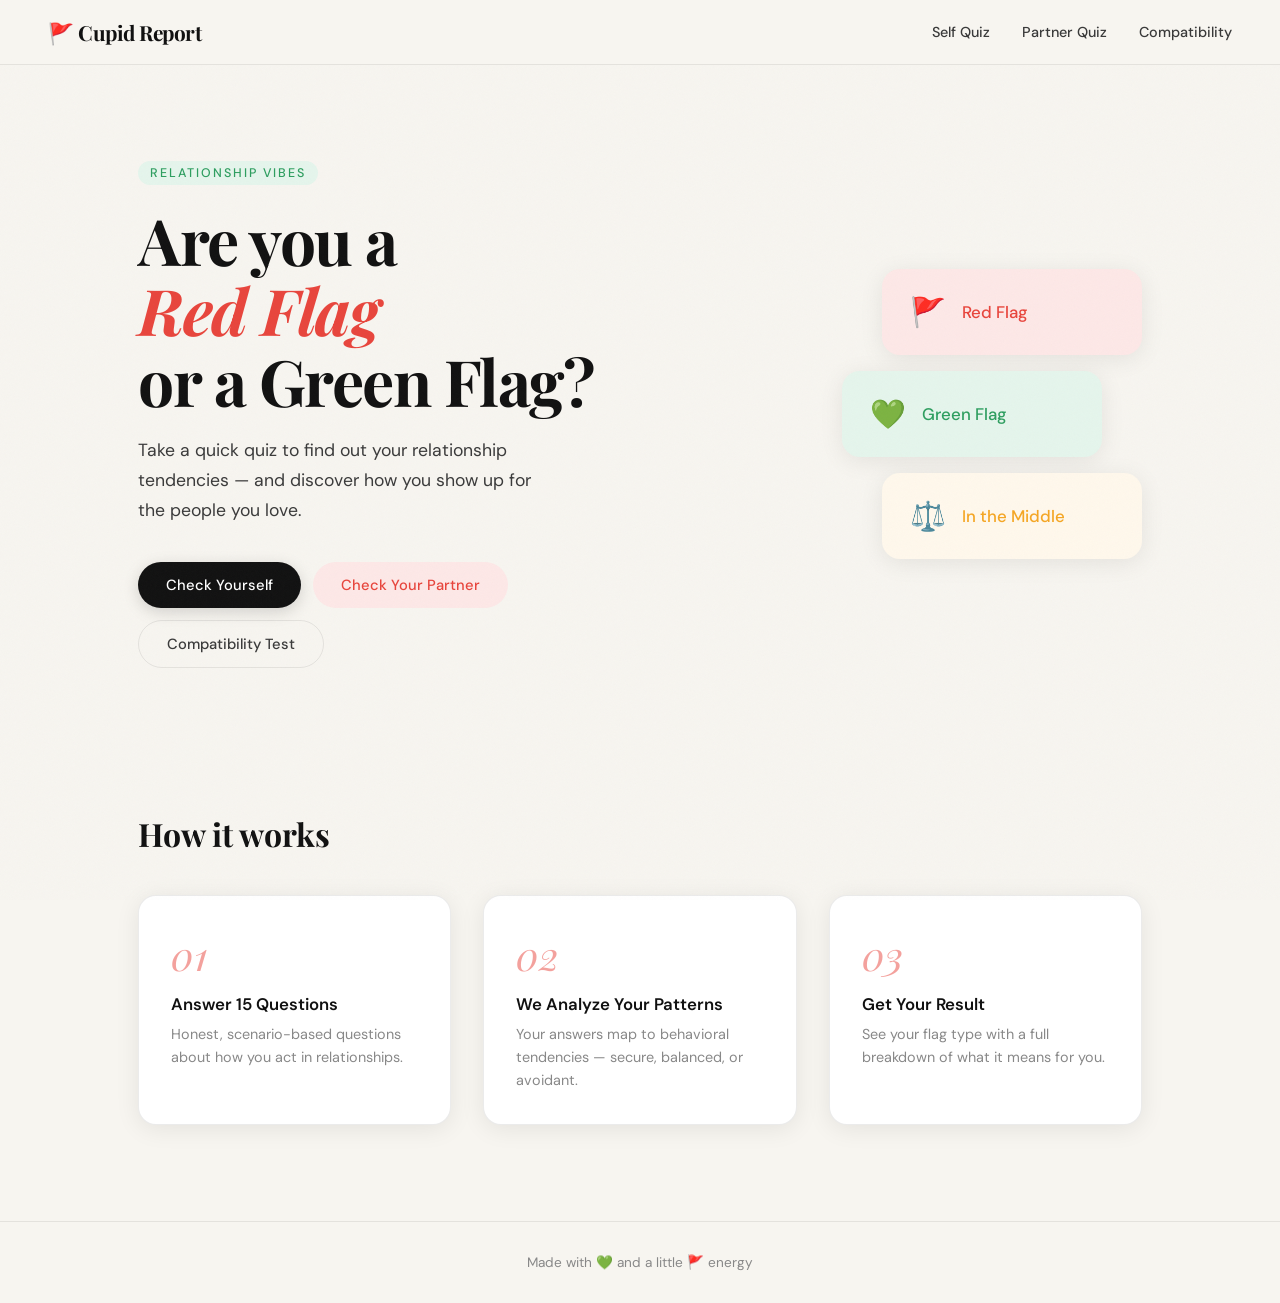
<file: index.html>
<!DOCTYPE html>
<html lang="en">
<head>
  <meta charset="UTF-8" />
  <meta name="viewport" content="width=device-width, initial-scale=1.0" />
  <title>Cupid Report — Know Your Vibe</title>
  <link rel="stylesheet" href="css/style.css" />
  <link href="https://fonts.googleapis.com/css2?family=Playfair+Display:ital,wght@0,700;1,400&family=DM+Sans:wght@300;400;500&display=swap" rel="stylesheet" />
</head>
<body>
  <div class="noise"></div>

  <header>
    <div class="logo">🚩 Cupid Report</div>
    <nav>
      <a href="self-quiz.html">Self Quiz</a>
      <a href="partner-quiz.html">Partner Quiz</a>
      <a href="compatibility.html">Compatibility</a>
    </nav>
  </header>

  <main class="hero">
    <div class="hero-text">
      <span class="eyebrow">Relationship Vibes</span>
      <h1>Are you a<br /><em>Red Flag</em><br />or a Green Flag?</h1>
      <p>Take a quick quiz to find out your relationship tendencies — and discover how you show up for the people you love.</p>
      <div class="cta-group">
        <a href="self-quiz.html" class="btn btn-primary">Check Yourself</a>
        <a href="partner-quiz.html" class="btn btn-secondary">Check Your Partner</a>
        <a href="compatibility.html" class="btn btn-ghost">Compatibility Test</a>
      </div>
    </div>
    <div class="hero-visual">
      <div class="flag-card flag-red">
        <span>🚩</span>
        <p>Red Flag</p>
      </div>
      <div class="flag-card flag-green">
        <span>💚</span>
        <p>Green Flag</p>
      </div>
      <div class="flag-card flag-mid">
        <span>⚖️</span>
        <p>In the Middle</p>
      </div>
    </div>
  </main>

  <section class="how-it-works">
    <h2>How it works</h2>
    <div class="steps">
      <div class="step">
        <div class="step-num">01</div>
        <h3>Answer 15 Questions</h3>
        <p>Honest, scenario-based questions about how you act in relationships.</p>
      </div>
      <div class="step">
        <div class="step-num">02</div>
        <h3>We Analyze Your Patterns</h3>
        <p>Your answers map to behavioral tendencies — secure, balanced, or avoidant.</p>
      </div>
      <div class="step">
        <div class="step-num">03</div>
        <h3>Get Your Result</h3>
        <p>See your flag type with a full breakdown of what it means for you.</p>
      </div>
    </div>
  </section>

  <footer>
    <p>Made with 💚 and a little 🚩 energy</p>
  </footer>

  <script src="js/main.js"></script>
</body>
</html>
</file>
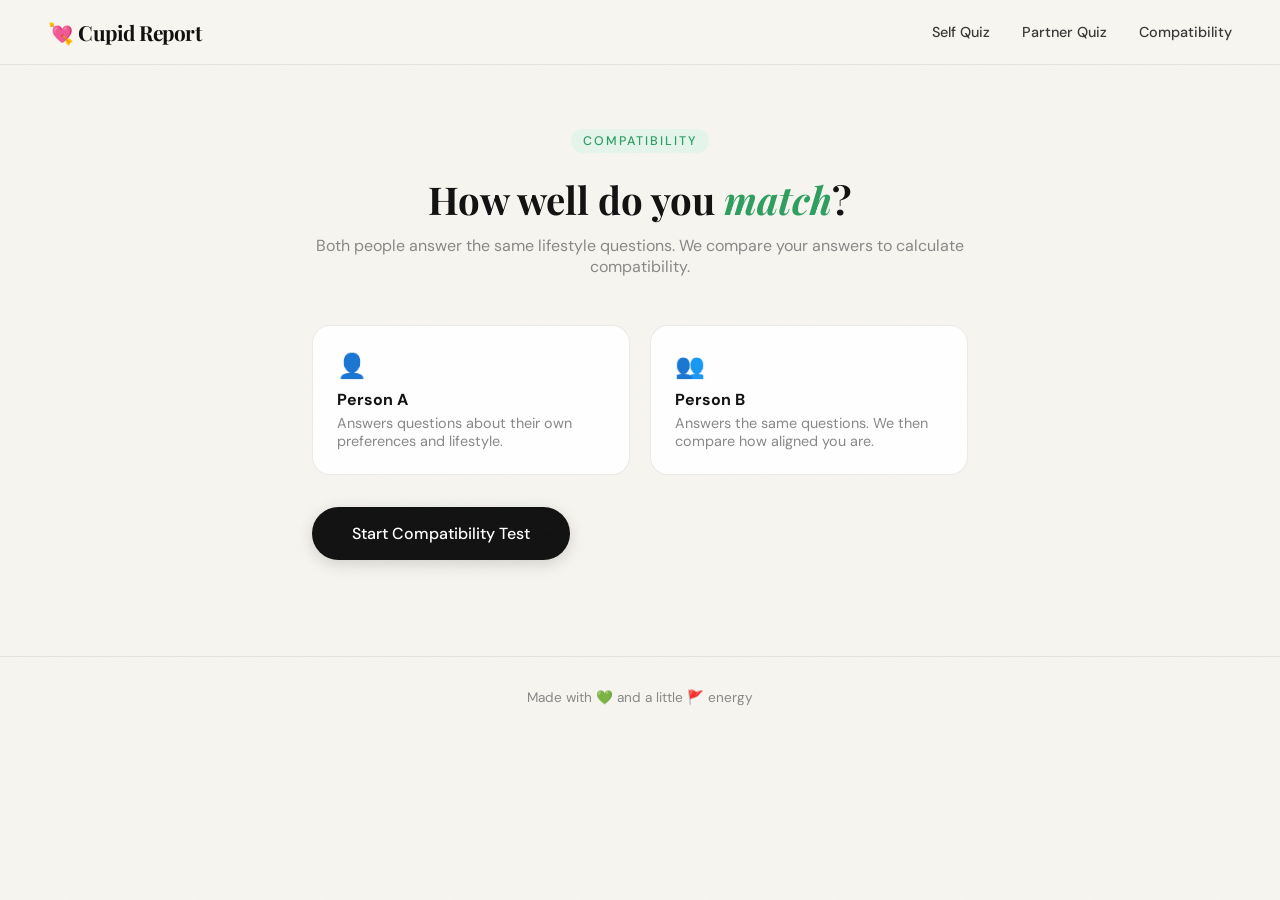
<file: compatibility.html>
<!DOCTYPE html>
<html lang="en">
<head>
  <meta charset="UTF-8" />
  <meta name="viewport" content="width=device-width, initial-scale=1.0" />
  <title>Compatibility — Cupid Report</title>
  <link rel="stylesheet" href="css/style.css" />
  <link href="https://fonts.googleapis.com/css2?family=Playfair+Display:ital,wght@0,700;1,400&family=DM+Sans:wght@300;400;500&display=swap" rel="stylesheet" />
</head>
<body>
  <div class="noise"></div>

  <header>
    <div class="logo">💘 Cupid Report</div>
    <nav>
      <a href="self-quiz.html">Self Quiz</a>
      <a href="partner-quiz.html">Partner Quiz</a>
      <a href="compatibility.html">Compatibility</a>
    </nav>
  </header>

  <!-- INTRO SCREEN -->
  <div class="quiz-container" id="intro-section">
    <div class="quiz-header">
      <span class="eyebrow">Compatibility</span>
      <h1>How well do you <em style="font-style:italic;color:var(--green)">match</em>?</h1>
      <p>Both people answer the same lifestyle questions. We compare your answers to calculate compatibility.</p>
    </div>
    <div style="display:flex;gap:20px;margin-bottom:32px;flex-wrap:wrap;">
      <div style="flex:1;min-width:220px;background:var(--white);border-radius:var(--radius);padding:24px;border:1px solid var(--border)">
        <div style="font-size:1.5rem;margin-bottom:8px">👤</div>
        <strong>Person A</strong>
        <p style="color:var(--muted);font-size:0.9rem;margin-top:4px">Answers questions about their own preferences and lifestyle.</p>
      </div>
      <div style="flex:1;min-width:220px;background:var(--white);border-radius:var(--radius);padding:24px;border:1px solid var(--border)">
        <div style="font-size:1.5rem;margin-bottom:8px">👥</div>
        <strong>Person B</strong>
        <p style="color:var(--muted);font-size:0.9rem;margin-top:4px">Answers the same questions. We then compare how aligned you are.</p>
      </div>
    </div>
    <button class="btn btn-primary btn-large" onclick="startCompat()">Start Compatibility Test</button>
  </div>

  <!-- PERSON A QUIZ -->
  <div class="quiz-container hidden" id="person-a-section">
    <div class="quiz-header">
      <span class="eyebrow" style="background:#eef6ff;color:#2563eb">Person A</span>
      <h1>Your <em style="font-style:italic;color:#2563eb">preferences</em></h1>
      <p>Answer honestly — no right or wrong answers here.</p>
    </div>
    <div class="progress-wrap">
      <div class="progress-label">
        <span id="a-q-label">Question 1 of 17</span>
        <span id="a-q-pct">0%</span>
      </div>
      <div class="progress-bar"><div class="progress-fill" id="a-progress-fill" style="width:0%;background:linear-gradient(90deg,#2563eb,#60a5fa)"></div></div>
    </div>
    <div class="question-card" id="a-question-card">
      <div class="question-num" id="a-question-num">QUESTION 01</div>
      <div class="question-text" id="a-question-text"></div>
      <div class="options" id="a-options-list"></div>
    </div>
    <div class="quiz-nav">
      <button class="btn btn-ghost" id="a-btn-prev" onclick="prevA()" style="visibility:hidden">← Back</button>
      <button class="btn btn-primary" id="a-btn-next" onclick="nextA()" disabled style="background:#2563eb">Next →</button>
    </div>
  </div>

  <!-- PERSON B QUIZ -->
  <div class="quiz-container hidden" id="person-b-section">
    <div class="quiz-header">
      <span class="eyebrow" style="background:var(--red-soft);color:var(--red)">Person B</span>
      <h1>Their <em style="font-style:italic;color:var(--red)">preferences</em></h1>
      <p>Person B — your turn! Answer for yourself.</p>
    </div>
    <div class="progress-wrap">
      <div class="progress-label">
        <span id="b-q-label">Question 1 of 17</span>
        <span id="b-q-pct">0%</span>
      </div>
      <div class="progress-bar"><div class="progress-fill" id="b-progress-fill" style="width:0%;background:linear-gradient(90deg,var(--red),#f87171)"></div></div>
    </div>
    <div class="question-card" id="b-question-card">
      <div class="question-num" id="b-question-num">QUESTION 01</div>
      <div class="question-text" id="b-question-text"></div>
      <div class="options" id="b-options-list"></div>
    </div>
    <div class="quiz-nav">
      <button class="btn btn-ghost" id="b-btn-prev" onclick="prevB()" style="visibility:hidden">← Back</button>
      <button class="btn btn-primary" id="b-btn-next" onclick="nextB()" disabled>See Compatibility ✨</button>
    </div>
  </div>

  <!-- RESULT SECTION -->
  <div class="result-container hidden" id="compat-result-section">
    <div class="compat-result" style="background:var(--white);border-radius:var(--radius);padding:48px 32px;border:1px solid var(--border);box-shadow:var(--shadow)">
      <div class="compat-emoji" id="compat-emoji"></div>
      <div class="compat-score" id="compat-score"></div>
      <div class="result-title" id="compat-title" style="margin-bottom:8px"></div>
      <div class="result-subtitle" id="compat-subtitle" style="color:var(--muted);margin-bottom:28px"></div>
      <div class="result-desc" id="compat-desc" style="text-align:left;margin-bottom:24px"></div>

      <div class="score-bars" style="margin-bottom:32px">
        <h3 style="font-size:0.9rem;font-weight:600;margin-bottom:16px">Question Breakdown</h3>
        <div class="score-row">
          <span class="score-label">🎯 Exact</span>
          <div class="score-track"><div class="score-fill" id="bar-exact" style="width:0%;background:#2563eb"></div></div>
          <span class="score-count" id="cnt-exact">0</span>
        </div>
        <div class="score-row">
          <span class="score-label">🤝 Close</span>
          <div class="score-track"><div class="score-fill" id="bar-close" style="width:0%;background:var(--green)"></div></div>
          <span class="score-count" id="cnt-close">0</span>
        </div>
        <div class="score-row">
          <span class="score-label">↔️ Different</span>
          <div class="score-track"><div class="score-fill" id="bar-diff" style="width:0%;background:var(--red)"></div></div>
          <span class="score-count" id="cnt-diff">0</span>
        </div>
      </div>

      <div class="result-actions">
        <button class="btn btn-primary" onclick="retakeCompat()">Try Again</button>
        <a href="self-quiz.html" class="btn btn-secondary">Self Check</a>
        <a href="index.html" class="btn btn-ghost">Home</a>
      </div>
    </div>
  </div>

  <footer><p>Made with 💚 and a little 🚩 energy</p></footer>

  <script>
    const COMPAT_QUESTIONS = [
      { q: "When going out socially, you prefer…", options: ["Large gatherings or parties", "Small groups of friends", "One-on-one hangouts", "Staying in most of the time"] },
      { q: "An ideal date for you is…", options: ["Lunch/dinner with deep conversations", "A drive with music, stopping somewhere chill", "Doing an activity together (sports, games, exploring)", "Staying in with movies or cooking together"] },
      { q: "Your ideal weekend looks like…", options: ["Going out and doing something exciting", "Meeting friends and socializing", "A mix of going out and relaxing", "Mostly relaxing at home"] },
      { q: "When traveling, you prefer…", options: ["Planning everything in advance", "Planning the main things but leaving space", "Deciding as you go", "Completely spontaneous trips"] },
      { q: "Your texting style is usually…", options: ["Lots of messages throughout the day", "A few meaningful conversations", "Mostly memes/reels and short texts", "Not much texting"] },
      { q: "When listening to music with someone…", options: ["Love sharing playlists and discussing songs", "Enjoy discovering new music together", "Mostly stick to my favorites", "Don't think much about it"] },
      { q: "Your ideal vacation is…", options: ["Exploring a new city", "Nature or mountains", "Beaches and relaxing", "Staying somewhere cozy and quiet"] },
      { q: "When eating out, you usually…", options: ["Try new restaurants and cuisines", "Go to places you already like", "Ask others to choose", "Pick something quick and easy"] },
      { q: "If you have a free evening, you'd most likely…", options: ["Go out somewhere", "Meet a friend", "Watch something or relax", "Do a hobby alone"] },
      { q: "When making decisions…", options: ["Think things through carefully", "Discuss with others", "Go with instinct", "Decide quickly"] },
      { q: "Your energy level in social situations is…", options: ["Very outgoing", "Friendly but balanced", "Slightly reserved", "Very introverted"] },
      { q: "When trying something new…", options: ["Very excited", "Open but cautious", "Prefer familiar things", "Usually avoid it"] },
      { q: "Food preferences when going out…", options: ["Fine dining or new cuisines", "Casual restaurants", "Street food or quick bites", "Whatever is easiest"] },
      { q: "When watching movies together…", options: ["Deep or meaningful movies", "Comedy or feel-good movies", "Action/adventure", "Light background movies"] },
      { q: "When taking photos…", options: ["Love capturing moments", "Few good photos are enough", "Only occasionally", "Rarely take photos"] },
      { q: "When spending time together, you enjoy…", options: ["Long conversations", "Shared activities", "Just relaxing together", "Quiet companionship"] },
      { q: "When trying a new hobby together…", options: ["I get very enthusiastic", "I enjoy learning gradually", "I try it but casually", "I prefer watching first"] }
    ];

    let aAnswers = [];
    let bAnswers = [];
    let currentA = 0;
    let currentB = 0;
    let selectedA = null;
    let selectedB = null;

    function startCompat() {
      document.getElementById("intro-section").classList.add("hidden");
      document.getElementById("person-a-section").classList.remove("hidden");
      renderA();
    }

    function renderQuestion(qIdx, person, answers) {
      const q = COMPAT_QUESTIONS[qIdx];
      const total = COMPAT_QUESTIONS.length;
      const pct = Math.round((qIdx / total) * 100);
      const p = person;

      document.getElementById(`${p}-q-label`).textContent = `Question ${qIdx + 1} of ${total}`;
      document.getElementById(`${p}-q-pct`).textContent = pct + "%";
      document.getElementById(`${p}-progress-fill`).style.width = pct + "%";
      document.getElementById(`${p}-question-num`).textContent = "QUESTION " + String(qIdx + 1).padStart(2, "0");
      document.getElementById(`${p}-question-text`).textContent = q.q;

      const selected = answers[qIdx] !== undefined ? answers[qIdx] : null;

      const optList = document.getElementById(`${p}-options-list`);
      optList.innerHTML = "";
      q.options.forEach((opt, i) => {
        const btn = document.createElement("button");
        const isA = p === "a";
        btn.className = "option-btn" + (selected === i ? " selected" : "");
        if (selected === i) {
          btn.style.borderColor = isA ? "#2563eb" : "var(--red)";
          btn.style.background = isA ? "#eef6ff" : "var(--red-soft)";
          btn.style.color = isA ? "#2563eb" : "var(--red)";
        }
        btn.innerHTML = `<span class="option-letter">${["A","B","C","D"][i]}</span>${opt}`;
        btn.onclick = () => {
          if (p === "a") { selectedA = i; aAnswers[qIdx] = i; }
          else { selectedB = i; bAnswers[qIdx] = i; }
          document.querySelectorAll(`#${p}-options-list .option-btn`).forEach((b, j) => {
            b.classList.toggle("selected", j === i);
            b.style.borderColor = j === i ? (isA ? "#2563eb" : "var(--red)") : "";
            b.style.background = j === i ? (isA ? "#eef6ff" : "var(--red-soft)") : "";
            b.style.color = j === i ? (isA ? "#2563eb" : "var(--red)") : "";
          });
          document.getElementById(`${p}-btn-next`).disabled = false;
        };
        optList.appendChild(btn);
      });

      document.getElementById(`${p}-btn-prev`).style.visibility = qIdx === 0 ? "hidden" : "visible";
      document.getElementById(`${p}-btn-next`).disabled = selected === null;

      const isLast = qIdx === total - 1;
      if (p === "a") document.getElementById("a-btn-next").textContent = isLast ? "Person A Done ✓" : "Next →";
      else document.getElementById("b-btn-next").textContent = isLast ? "See Compatibility ✨" : "Next →";
    }

    function renderA() { selectedA = null; renderQuestion(currentA, "a", aAnswers); }
    function renderB() { selectedB = null; renderQuestion(currentB, "b", bAnswers); }

    function nextA() {
      if (selectedA === null && aAnswers[currentA] === undefined) return;
      if (currentA < COMPAT_QUESTIONS.length - 1) { currentA++; renderA(); }
      else {
        document.getElementById("person-a-section").classList.add("hidden");
        document.getElementById("person-b-section").classList.remove("hidden");
        renderB();
      }
    }

    function prevA() { if (currentA > 0) { currentA--; renderA(); } }

    function nextB() {
      if (selectedB === null && bAnswers[currentB] === undefined) return;
      if (currentB < COMPAT_QUESTIONS.length - 1) { currentB++; renderB(); }
      else { showCompatResult(); }
    }

    function prevB() { if (currentB > 0) { currentB--; renderB(); } }

    function showCompatResult() {
      const total = COMPAT_QUESTIONS.length;
      let points = 0;
      let maxPoints = total * 3;
      let exact = 0, close = 0, diff = 0;

      aAnswers.forEach((a, i) => {
        const b = bAnswers[i];
        const dist = Math.abs(a - b);
        if (dist === 0) { points += 3; exact++; }
        else if (dist === 1) { points += 2; close++; }
        else if (dist === 2) { points += 1; close++; }
        else { diff++; }
      });

      const pct = Math.round((points / maxPoints) * 100);

      let emoji, title, desc;
      if (pct >= 80) {
        emoji = "💚"; title = "Highly Compatible!";
        desc = "You two are clearly very aligned in how you enjoy life. Your shared preferences for socializing, activities, and spending time create a natural foundation. Keep exploring the world together — you make a great team.";
      } else if (pct >= 60) {
        emoji = "🌿"; title = "Good Compatibility";
        desc = "You have strong overlap in many areas, with a few natural differences that can actually keep things interesting. Your connection has a healthy balance of shared ground and unique perspectives.";
      } else if (pct >= 40) {
        emoji = "⚖️"; title = "Moderate Compatibility";
        desc = "You have some meaningful similarities but also real differences in lifestyle preferences. This isn't bad — opposites can complement each other. Just be open about what each of you needs and find the middle ground.";
      } else {
        emoji = "🚩"; title = "Low Compatibility";
        desc = "Your lifestyle preferences are quite different in many areas. That doesn't mean it won't work, but it does mean you'll need more intentional effort to bridge those gaps. Honest conversations about needs and expectations will be key.";
      }

      document.getElementById("compat-emoji").textContent = emoji;
      document.getElementById("compat-score").textContent = pct + "%";
      document.getElementById("compat-title").textContent = title;
      document.getElementById("compat-subtitle").textContent = `Compatibility score based on ${total} lifestyle questions`;
      document.getElementById("compat-desc").textContent = desc;

      setTimeout(() => {
        document.getElementById("bar-exact").style.width = (exact / total * 100) + "%";
        document.getElementById("bar-close").style.width = (close / total * 100) + "%";
        document.getElementById("bar-diff").style.width = (diff / total * 100) + "%";
        document.getElementById("cnt-exact").textContent = exact;
        document.getElementById("cnt-close").textContent = close;
        document.getElementById("cnt-diff").textContent = diff;
      }, 200);

      document.getElementById("person-b-section").classList.add("hidden");
      document.getElementById("compat-result-section").classList.remove("hidden");
      window.scrollTo(0, 0);
    }

    function retakeCompat() {
      aAnswers = []; bAnswers = [];
      currentA = 0; currentB = 0;
      selectedA = null; selectedB = null;
      document.getElementById("compat-result-section").classList.add("hidden");
      document.getElementById("intro-section").classList.remove("hidden");
      window.scrollTo(0, 0);
    }
  </script>
</body>
</html>
</file>
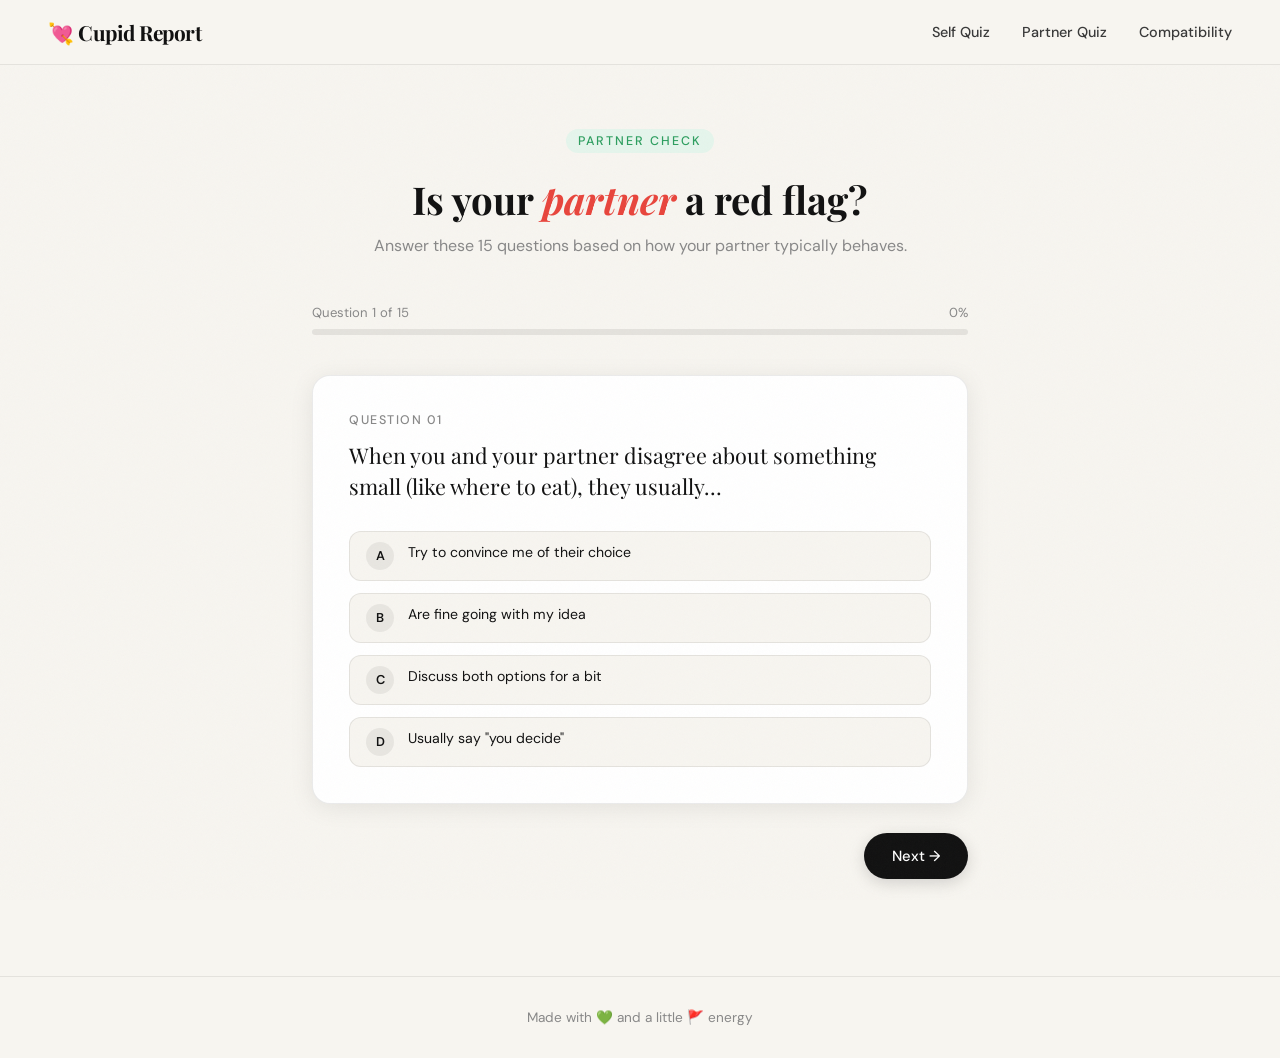
<file: partner-quiz.html>
<!DOCTYPE html>
<html lang="en">
<head>
  <meta charset="UTF-8" />
  <meta name="viewport" content="width=device-width, initial-scale=1.0" />
  <title>Partner Quiz — Cupid Report</title>
  <link rel="stylesheet" href="css/style.css" />
  <link href="https://fonts.googleapis.com/css2?family=Playfair+Display:ital,wght@0,700;1,400&family=DM+Sans:wght@300;400;500&display=swap" rel="stylesheet" />
</head>
<body>
  <div class="noise"></div>

  <header>
    <div class="logo">💘 Cupid Report</div>
    <nav>
      <a href="self-quiz.html">Self Quiz</a>
      <a href="partner-quiz.html">Partner Quiz</a>
      <a href="compatibility.html">Compatibility</a>
    </nav>
  </header>

  <!-- QUIZ SECTION -->
  <div class="quiz-container" id="quiz-section">
    <div class="quiz-header">
      <span class="eyebrow">Partner Check</span>
      <h1>Is your <em style="font-style:italic;color:var(--red)">partner</em> a red flag?</h1>
      <p>Answer these 15 questions based on how your partner typically behaves.</p>
    </div>

    <div class="progress-wrap">
      <div class="progress-label">
        <span id="q-label">Question 1 of 15</span>
        <span id="q-pct">0%</span>
      </div>
      <div class="progress-bar"><div class="progress-fill" id="progress-fill" style="width:0%"></div></div>
    </div>

    <div class="question-card" id="question-card">
      <div class="question-num" id="question-num">QUESTION 01</div>
      <div class="question-text" id="question-text"></div>
      <div class="options" id="options-list"></div>
    </div>

    <div class="quiz-nav">
      <button class="btn btn-ghost" id="btn-prev" onclick="prevQuestion()" style="visibility:hidden">← Back</button>
      <button class="btn btn-primary" id="btn-next" onclick="nextQuestion()" disabled>Next →</button>
    </div>
  </div>

  <!-- RESULT SECTION -->
  <div class="result-container hidden" id="result-section">
    <div class="result-badge" id="result-emoji"></div>
    <div class="result-title" id="result-title"></div>
    <div class="result-subtitle" id="result-subtitle"></div>
    <div class="result-desc" id="result-desc"></div>

    <div class="score-bars">
      <div class="score-row">
        <span class="score-label">💚 Healthy</span>
        <div class="score-track"><div class="score-fill fill-green" id="bar-g" style="width:0%"></div></div>
        <span class="score-count" id="cnt-g">0</span>
      </div>
      <div class="score-row">
        <span class="score-label">⚖️ Balanced</span>
        <div class="score-track"><div class="score-fill fill-yellow" id="bar-b" style="width:0%"></div></div>
        <span class="score-count" id="cnt-b">0</span>
      </div>
      <div class="score-row">
        <span class="score-label">🚩 Avoidant</span>
        <div class="score-track"><div class="score-fill fill-red" id="bar-a" style="width:0%"></div></div>
        <span class="score-count" id="cnt-a">0</span>
      </div>
    </div>

    <div class="result-actions">
      <button class="btn btn-primary" onclick="retakeQuiz()">Retake Quiz</button>
      <a href="self-quiz.html" class="btn btn-secondary">Check Yourself</a>
      <a href="compatibility.html" class="btn btn-ghost">Compatibility Test</a>
    </div>
  </div>

  <footer><p>Made with 💚 and a little 🚩 energy</p></footer>

  <script src="js/quiz-data.js"></script>
  <script>
    // Rephrase questions for partner perspective
    const PARTNER_QUESTIONS = [
      {
        q: "When you and your partner disagree about something small (like where to eat), they usually…",
        options: [
          { text: "Try to convince me of their choice", cat: "A" },
          { text: "Are fine going with my idea", cat: "G" },
          { text: "Discuss both options for a bit", cat: "G" },
          { text: "Usually say \"you decide\"", cat: "B" }
        ]
      },
      {
        q: "When your partner hasn't heard from you for a few hours, they…",
        options: [
          { text: "Assume you're busy", cat: "G" },
          { text: "Send another message later", cat: "B" },
          { text: "Check if you're active somewhere else", cat: "B" },
          { text: "Wait until you reply", cat: "G" }
        ]
      },
      {
        q: "When you're out with friends, your partner texts you and…",
        options: [
          { text: "Expects a quick reply", cat: "A" },
          { text: "Is fine waiting for a moment", cat: "G" },
          { text: "Doesn't mind if you respond later", cat: "G" },
          { text: "Sometimes forgets they messaged you", cat: "B" }
        ]
      },
      {
        q: "When you post a photo and get lots of attention online, your partner…",
        options: [
          { text: "Likes the post and moves on", cat: "G" },
          { text: "Hypes you up in the comments", cat: "G" },
          { text: "Mentions who's been interacting with it", cat: "A" },
          { text: "Teases you about your \"fans\"", cat: "B" }
        ]
      },
      {
        q: "When you say you want a weekend with your friends, your partner…",
        options: [
          { text: "Says \"sounds fun, enjoy!\"", cat: "G" },
          { text: "Asks what you're planning", cat: "B" },
          { text: "Jokes that you're abandoning them", cat: "A" },
          { text: "Suggests you meet after", cat: "G" }
        ]
      },
      {
        q: "When your partner accidentally forgets to reply to you, they…",
        options: [
          { text: "Apologize when they see it", cat: "G" },
          { text: "Continue the conversation normally", cat: "B" },
          { text: "Mention they got busy", cat: "B" },
          { text: "Reply later without much mention", cat: "B" }
        ]
      },
      {
        q: "When you seem quieter than usual, your partner…",
        options: [
          { text: "Asks if everything is okay", cat: "G" },
          { text: "Gives you some space first", cat: "G" },
          { text: "Waits to see if you bring it up", cat: "B" },
          { text: "Tries to lighten the mood", cat: "B" }
        ]
      },
      {
        q: "When someone flirts with you while you're both out, your partner…",
        options: [
          { text: "Doesn't think much about it", cat: "G" },
          { text: "Finds it a bit funny", cat: "B" },
          { text: "Notices but stays quiet", cat: "A" },
          { text: "Teases you about it later", cat: "B" }
        ]
      },
      {
        q: "When your partner is annoyed about something small you did, they…",
        options: [
          { text: "Mention it casually", cat: "G" },
          { text: "Let it go after a while", cat: "B" },
          { text: "Bring it up later in conversation", cat: "G" },
          { text: "Make a small joke about it", cat: "B" }
        ]
      },
      {
        q: "When you forget something your partner told you earlier, they…",
        options: [
          { text: "Remind you", cat: "G" },
          { text: "Laugh about it", cat: "G" },
          { text: "Repeat it again", cat: "B" },
          { text: "Say \"I told you already\"", cat: "A" }
        ]
      },
      {
        q: "When you're very busy with work/studies for a few days, your partner…",
        options: [
          { text: "Gives you space", cat: "G" },
          { text: "Sends supportive messages", cat: "G" },
          { text: "Checks in occasionally", cat: "B" },
          { text: "Waits for you to reach out", cat: "B" }
        ]
      },
      {
        q: "When your partner sees you online but you haven't replied yet, they…",
        options: [
          { text: "Assume you'll reply later", cat: "G" },
          { text: "Don't really think about it", cat: "G" },
          { text: "Notice but ignore it", cat: "B" },
          { text: "Send another message", cat: "A" }
        ]
      },
      {
        q: "When you achieve something big, your partner…",
        options: [
          { text: "Celebrates it with you", cat: "G" },
          { text: "Congratulates you warmly", cat: "G" },
          { text: "Shares it with others proudly", cat: "G" },
          { text: "Teases you about becoming famous", cat: "B" }
        ]
      },
      {
        q: "When your partner needs space, they…",
        options: [
          { text: "Tell you directly", cat: "G" },
          { text: "Say they're a bit busy", cat: "B" },
          { text: "Go quiet without explanation", cat: "A" },
          { text: "Take some time to themselves", cat: "B" }
        ]
      },
      {
        q: "When you're upset about something, your partner…",
        options: [
          { text: "Listens to you", cat: "G" },
          { text: "Asks what happened", cat: "G" },
          { text: "Tries to cheer you up immediately", cat: "B" },
          { text: "Sits with you quietly", cat: "G" }
        ]
      }
    ];

    let currentQ = 0;
    let answers = [];
    let selectedOpt = null;

    function renderQuestion() {
      const q = PARTNER_QUESTIONS[currentQ];
      const total = PARTNER_QUESTIONS.length;
      const pct = Math.round((currentQ / total) * 100);

      document.getElementById("q-label").textContent = `Question ${currentQ + 1} of ${total}`;
      document.getElementById("q-pct").textContent = pct + "%";
      document.getElementById("progress-fill").style.width = pct + "%";
      document.getElementById("question-num").textContent = "QUESTION " + String(currentQ + 1).padStart(2, "0");
      document.getElementById("question-text").textContent = q.q;

      selectedOpt = answers[currentQ] !== undefined ? answers[currentQ] : null;

      const optList = document.getElementById("options-list");
      optList.innerHTML = "";
      q.options.forEach((opt, i) => {
        const btn = document.createElement("button");
        btn.className = "option-btn" + (selectedOpt === i ? " selected" : "");
        btn.innerHTML = `<span class="option-letter">${["A","B","C","D"][i]}</span>${opt.text}`;
        btn.onclick = () => selectOption(i);
        optList.appendChild(btn);
      });

      document.getElementById("btn-prev").style.visibility = currentQ === 0 ? "hidden" : "visible";
      document.getElementById("btn-next").disabled = selectedOpt === null;
      document.getElementById("btn-next").textContent = currentQ === total - 1 ? "See Result ✨" : "Next →";

      const card = document.getElementById("question-card");
      card.style.animation = "none";
      card.offsetHeight;
      card.style.animation = "slideIn 0.3s ease";
    }

    function selectOption(idx) {
      selectedOpt = idx;
      answers[currentQ] = idx;
      document.querySelectorAll(".option-btn").forEach((b, i) => {
        b.classList.toggle("selected", i === idx);
      });
      document.getElementById("btn-next").disabled = false;
    }

    function nextQuestion() {
      if (selectedOpt === null) return;
      if (currentQ < PARTNER_QUESTIONS.length - 1) {
        currentQ++;
        renderQuestion();
      } else {
        showResult();
      }
    }

    function prevQuestion() {
      if (currentQ > 0) { currentQ--; renderQuestion(); }
    }

    function showResult() {
      const formattedAnswers = answers.map((optIdx, qIdx) => {
        const cat = PARTNER_QUESTIONS[qIdx].options[optIdx].cat;
        return { qIdx, optIdx, cat };
      });

      let G = 0, B = 0, A = 0;
      formattedAnswers.forEach(({ cat }) => {
        if (cat === "G") G++;
        else if (cat === "B") B++;
        else A++;
      });

      const scores = { G, B, A, total: answers.length };
      const result = getResult(scores);

      // Change wording slightly for partner
      const partnerResult = {
        ...result,
        desc: result.desc.replace(/You bring/g, "Your partner brings").replace(/^You /g, "Your partner ").replace(/your relationships/g, "their relationships").replace(/your partner/g, "them")
      };

      document.getElementById("result-emoji").textContent = result.emoji;
      document.getElementById("result-title").textContent = "Your Partner: " + result.title;
      document.getElementById("result-subtitle").textContent = `Based on your observations across 15 questions`;
      document.getElementById("result-desc").textContent = result.desc;

      const total = scores.total;
      document.getElementById("bar-g").style.width = (G / total * 100) + "%";
      document.getElementById("bar-b").style.width = (B / total * 100) + "%";
      document.getElementById("bar-a").style.width = (A / total * 100) + "%";
      document.getElementById("cnt-g").textContent = G;
      document.getElementById("cnt-b").textContent = B;
      document.getElementById("cnt-a").textContent = A;

      document.getElementById("quiz-section").classList.add("hidden");
      document.getElementById("result-section").classList.remove("hidden");
      window.scrollTo(0, 0);
    }

    function retakeQuiz() {
      currentQ = 0;
      answers = [];
      selectedOpt = null;
      document.getElementById("quiz-section").classList.remove("hidden");
      document.getElementById("result-section").classList.add("hidden");
      renderQuestion();
    }

    renderQuestion();
  </script>
</body>
</html>
</file>
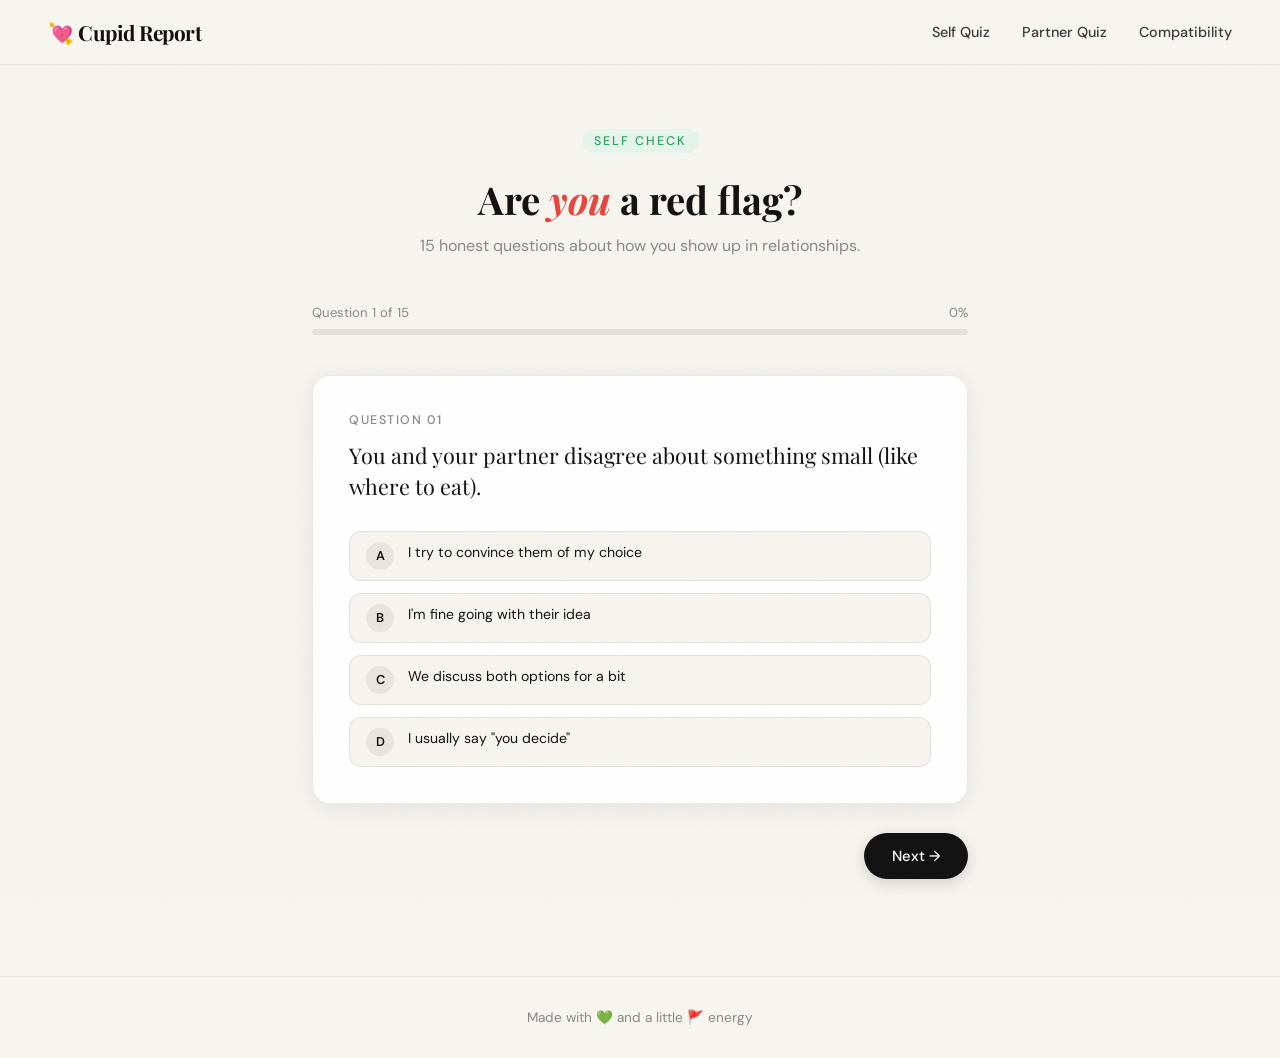
<file: self-quiz.html>
<!DOCTYPE html>
<html lang="en">
<head>
  <meta charset="UTF-8" />
  <meta name="viewport" content="width=device-width, initial-scale=1.0" />
  <title>Self Quiz — Cupid Report</title>
  <link rel="stylesheet" href="css/style.css" />
  <link href="https://fonts.googleapis.com/css2?family=Playfair+Display:ital,wght@0,700;1,400&family=DM+Sans:wght@300;400;500&display=swap" rel="stylesheet" />
</head>
<body>
  <div class="noise"></div>

  <header>
    <div class="logo">💘 Cupid Report</div>
    <nav>
      <a href="self-quiz.html">Self Quiz</a>
      <a href="partner-quiz.html">Partner Quiz</a>
      <a href="compatibility.html">Compatibility</a>
    </nav>
  </header>

  <!-- QUIZ SECTION -->
  <div class="quiz-container" id="quiz-section">
    <div class="quiz-header">
      <span class="eyebrow">Self Check</span>
      <h1>Are <em style="font-style:italic;color:var(--red)">you</em> a red flag?</h1>
      <p>15 honest questions about how you show up in relationships.</p>
    </div>

    <div class="progress-wrap">
      <div class="progress-label">
        <span id="q-label">Question 1 of 15</span>
        <span id="q-pct">0%</span>
      </div>
      <div class="progress-bar"><div class="progress-fill" id="progress-fill" style="width:0%"></div></div>
    </div>

    <div class="question-card" id="question-card">
      <div class="question-num" id="question-num">QUESTION 01</div>
      <div class="question-text" id="question-text"></div>
      <div class="options" id="options-list"></div>
    </div>

    <div class="quiz-nav">
      <button class="btn btn-ghost" id="btn-prev" onclick="prevQuestion()" style="visibility:hidden">← Back</button>
      <button class="btn btn-primary" id="btn-next" onclick="nextQuestion()" disabled>Next →</button>
    </div>
  </div>

  <!-- RESULT SECTION -->
  <div class="result-container hidden" id="result-section">
    <div class="result-badge" id="result-emoji"></div>
    <div class="result-title" id="result-title"></div>
    <div class="result-subtitle" id="result-subtitle"></div>
    <div class="result-desc" id="result-desc"></div>

    <div class="score-bars">
      <div class="score-row">
        <span class="score-label">💚 Healthy</span>
        <div class="score-track"><div class="score-fill fill-green" id="bar-g" style="width:0%"></div></div>
        <span class="score-count" id="cnt-g">0</span>
      </div>
      <div class="score-row">
        <span class="score-label">⚖️ Balanced</span>
        <div class="score-track"><div class="score-fill fill-yellow" id="bar-b" style="width:0%"></div></div>
        <span class="score-count" id="cnt-b">0</span>
      </div>
      <div class="score-row">
        <span class="score-label">🚩 Avoidant</span>
        <div class="score-track"><div class="score-fill fill-red" id="bar-a" style="width:0%"></div></div>
        <span class="score-count" id="cnt-a">0</span>
      </div>
    </div>

    <div class="result-actions">
      <button class="btn btn-primary" onclick="retakeQuiz()">Retake Quiz</button>
      <a href="partner-quiz.html" class="btn btn-secondary">Check Your Partner</a>
      <a href="compatibility.html" class="btn btn-ghost">Compatibility Test</a>
    </div>
  </div>

  <footer><p>Made with 💚 and a little 🚩 energy</p></footer>

  <script src="js/quiz-data.js"></script>
  <script>
    let currentQ = 0;
    let answers = [];
    let selectedOpt = null;

    function renderQuestion() {
      const q = FLAG_QUESTIONS[currentQ];
      const total = FLAG_QUESTIONS.length;
      const pct = Math.round((currentQ / total) * 100);

      document.getElementById("q-label").textContent = `Question ${currentQ + 1} of ${total}`;
      document.getElementById("q-pct").textContent = pct + "%";
      document.getElementById("progress-fill").style.width = pct + "%";
      document.getElementById("question-num").textContent = "QUESTION " + String(currentQ + 1).padStart(2, "0");
      document.getElementById("question-text").textContent = q.q;

      // Reset
      selectedOpt = answers[currentQ] !== undefined ? answers[currentQ] : null;

      const optList = document.getElementById("options-list");
      optList.innerHTML = "";
      q.options.forEach((opt, i) => {
        const btn = document.createElement("button");
        btn.className = "option-btn" + (selectedOpt === i ? " selected" : "");
        btn.innerHTML = `<span class="option-letter">${["A","B","C","D"][i]}</span>${opt.text}`;
        btn.onclick = () => selectOption(i);
        optList.appendChild(btn);
      });

      document.getElementById("btn-prev").style.visibility = currentQ === 0 ? "hidden" : "visible";
      document.getElementById("btn-next").disabled = selectedOpt === null;
      document.getElementById("btn-next").textContent = currentQ === total - 1 ? "See My Result ✨" : "Next →";

      // Animate card
      const card = document.getElementById("question-card");
      card.style.animation = "none";
      card.offsetHeight;
      card.style.animation = "slideIn 0.3s ease";
    }

    function selectOption(idx) {
      selectedOpt = idx;
      answers[currentQ] = idx;
      document.querySelectorAll(".option-btn").forEach((b, i) => {
        b.classList.toggle("selected", i === idx);
      });
      document.getElementById("btn-next").disabled = false;
    }

    function nextQuestion() {
      if (selectedOpt === null) return;
      if (currentQ < FLAG_QUESTIONS.length - 1) {
        currentQ++;
        renderQuestion();
      } else {
        showResult();
      }
    }

    function prevQuestion() {
      if (currentQ > 0) { currentQ--; renderQuestion(); }
    }

    function showResult() {
      const formattedAnswers = answers.map((optIdx, qIdx) => ({ qIdx, optIdx }));
      const scores = scoreAnswers(formattedAnswers);
      const result = getResult(scores);

      document.getElementById("result-emoji").textContent = result.emoji;
      document.getElementById("result-title").textContent = result.title;
      document.getElementById("result-subtitle").textContent = `Based on your answers across 15 questions`;
      document.getElementById("result-desc").textContent = result.desc;

      const total = scores.total;
      document.getElementById("bar-g").style.width = (scores.G / total * 100) + "%";
      document.getElementById("bar-b").style.width = (scores.B / total * 100) + "%";
      document.getElementById("bar-a").style.width = (scores.A / total * 100) + "%";
      document.getElementById("cnt-g").textContent = scores.G;
      document.getElementById("cnt-b").textContent = scores.B;
      document.getElementById("cnt-a").textContent = scores.A;

      document.getElementById("quiz-section").classList.add("hidden");
      document.getElementById("result-section").classList.remove("hidden");
      window.scrollTo(0, 0);
    }

    function retakeQuiz() {
      currentQ = 0;
      answers = [];
      selectedOpt = null;
      document.getElementById("quiz-section").classList.remove("hidden");
      document.getElementById("result-section").classList.add("hidden");
      renderQuestion();
    }

    renderQuestion();
  </script>
</body>
</html>
</file>
<file: css/style.css>
/* ============================================
   FLAGCHECK — Global Styles
   ============================================ */

:root {
  --red: #e8453c;
  --red-soft: #fde8e7;
  --green: #2d9e5f;
  --green-soft: #e5f5ec;
  --yellow: #f5a623;
  --dark: #111111;
  --mid: #3a3a3a;
  --muted: #888;
  --light: #f7f5f0;
  --white: #ffffff;
  --card-bg: #ffffff;
  --border: rgba(0,0,0,0.08);
  --shadow: 0 4px 24px rgba(0,0,0,0.08);
  --radius: 18px;
  --font-display: 'Playfair Display', Georgia, serif;
  --font-body: 'DM Sans', sans-serif;
}

* { box-sizing: border-box; margin: 0; padding: 0; }

html { scroll-behavior: smooth; }

body {
  font-family: var(--font-body);
  background: var(--light);
  color: var(--dark);
  min-height: 100vh;
  overflow-x: hidden;
}

/* Noise texture */
.noise {
  position: fixed;
  inset: 0;
  pointer-events: none;
  z-index: 0;
  opacity: 0.03;
  background-image: url("data:image/svg+xml,%3Csvg viewBox='0 0 256 256' xmlns='http://www.w3.org/2000/svg'%3E%3Cfilter id='n'%3E%3CfeTurbulence type='fractalNoise' baseFrequency='0.9' numOctaves='4' stitchTiles='stitch'/%3E%3C/filter%3E%3Crect width='100%25' height='100%25' filter='url(%23n)'/%3E%3C/svg%3E");
  background-repeat: repeat;
  background-size: 128px;
}

/* ============ HEADER ============ */
header {
  position: sticky;
  top: 0;
  z-index: 100;
  display: flex;
  align-items: center;
  justify-content: space-between;
  padding: 18px 48px;
  background: rgba(247,245,240,0.85);
  backdrop-filter: blur(12px);
  border-bottom: 1px solid var(--border);
}

.logo {
  font-family: var(--font-display);
  font-size: 1.3rem;
  font-weight: 700;
  letter-spacing: -0.5px;
}

nav {
  display: flex;
  gap: 32px;
}

nav a {
  text-decoration: none;
  color: var(--mid);
  font-size: 0.9rem;
  font-weight: 500;
  transition: color 0.2s;
}

nav a:hover { color: var(--dark); }

/* ============ HERO ============ */
.hero {
  display: grid;
  grid-template-columns: 1fr 1fr;
  align-items: center;
  gap: 64px;
  padding: 96px 48px 80px;
  max-width: 1100px;
  margin: 0 auto;
}

.eyebrow {
  display: inline-block;
  font-size: 0.78rem;
  font-weight: 500;
  letter-spacing: 2px;
  text-transform: uppercase;
  color: var(--green);
  background: var(--green-soft);
  padding: 4px 12px;
  border-radius: 100px;
  margin-bottom: 20px;
}

.hero-text h1 {
  font-family: var(--font-display);
  font-size: clamp(2.8rem, 5vw, 4.2rem);
  line-height: 1.1;
  letter-spacing: -1.5px;
  margin-bottom: 20px;
}

.hero-text h1 em {
  font-style: italic;
  color: var(--red);
}

.hero-text p {
  font-size: 1.1rem;
  color: var(--mid);
  line-height: 1.7;
  max-width: 400px;
  margin-bottom: 36px;
}

.cta-group {
  display: flex;
  flex-wrap: wrap;
  gap: 12px;
}

/* ============ BUTTONS ============ */
.btn {
  display: inline-block;
  padding: 13px 28px;
  border-radius: 100px;
  font-family: var(--font-body);
  font-size: 0.92rem;
  font-weight: 500;
  text-decoration: none;
  cursor: pointer;
  border: none;
  transition: transform 0.15s, box-shadow 0.15s, background 0.2s;
}

.btn:hover { transform: translateY(-2px); }

.btn-primary {
  background: var(--dark);
  color: var(--white);
  box-shadow: 0 4px 16px rgba(0,0,0,0.15);
}
.btn-primary:hover { box-shadow: 0 8px 24px rgba(0,0,0,0.2); }

.btn-secondary {
  background: var(--red-soft);
  color: var(--red);
}

.btn-ghost {
  background: transparent;
  color: var(--mid);
  border: 1.5px solid var(--border);
}

.btn-green {
  background: var(--green);
  color: var(--white);
  box-shadow: 0 4px 16px rgba(45,158,95,0.3);
}

.btn-large {
  padding: 16px 40px;
  font-size: 1rem;
}

/* ============ HERO VISUAL ============ */
.hero-visual {
  display: flex;
  flex-direction: column;
  gap: 16px;
  align-items: flex-end;
}

.flag-card {
  width: 260px;
  padding: 24px 28px;
  border-radius: var(--radius);
  display: flex;
  align-items: center;
  gap: 16px;
  font-weight: 500;
  font-size: 1.05rem;
  box-shadow: var(--shadow);
  animation: float 4s ease-in-out infinite;
}

.flag-card:nth-child(2) { animation-delay: -1.3s; }
.flag-card:nth-child(3) { animation-delay: -2.6s; }

.flag-card span { font-size: 1.8rem; }

.flag-red { background: var(--red-soft); color: var(--red); margin-right: 0; }
.flag-green { background: var(--green-soft); color: var(--green); margin-right: 40px; }
.flag-mid { background: #fff8ec; color: var(--yellow); }

@keyframes float {
  0%, 100% { transform: translateY(0); }
  50% { transform: translateY(-8px); }
}

/* ============ HOW IT WORKS ============ */
.how-it-works {
  max-width: 1100px;
  margin: 0 auto;
  padding: 64px 48px 96px;
}

.how-it-works h2 {
  font-family: var(--font-display);
  font-size: 2rem;
  margin-bottom: 40px;
}

.steps {
  display: grid;
  grid-template-columns: repeat(3, 1fr);
  gap: 32px;
}

.step {
  background: var(--card-bg);
  border-radius: var(--radius);
  padding: 32px;
  border: 1px solid var(--border);
  box-shadow: var(--shadow);
}

.step-num {
  font-family: var(--font-display);
  font-size: 2.5rem;
  color: var(--red);
  font-style: italic;
  margin-bottom: 12px;
  opacity: 0.5;
}

.step h3 {
  font-size: 1.05rem;
  font-weight: 600;
  margin-bottom: 8px;
}

.step p {
  font-size: 0.9rem;
  color: var(--muted);
  line-height: 1.6;
}

/* ============ QUIZ PAGE ============ */
.quiz-container {
  max-width: 720px;
  margin: 0 auto;
  padding: 64px 32px 96px;
}

.quiz-header {
  text-align: center;
  margin-bottom: 48px;
}

.quiz-header h1 {
  font-family: var(--font-display);
  font-size: 2.4rem;
  margin-bottom: 10px;
}

.quiz-header p {
  color: var(--muted);
  font-size: 1rem;
}

/* Progress bar */
.progress-wrap {
  margin-bottom: 40px;
}

.progress-label {
  display: flex;
  justify-content: space-between;
  font-size: 0.82rem;
  color: var(--muted);
  margin-bottom: 8px;
}

.progress-bar {
  height: 6px;
  background: var(--border);
  border-radius: 100px;
  overflow: hidden;
}

.progress-fill {
  height: 100%;
  background: linear-gradient(90deg, var(--green), var(--green) 60%, var(--yellow));
  border-radius: 100px;
  transition: width 0.4s ease;
}

/* Question card */
.question-card {
  background: var(--card-bg);
  border-radius: var(--radius);
  padding: 36px;
  border: 1px solid var(--border);
  box-shadow: var(--shadow);
  animation: slideIn 0.3s ease;
}

@keyframes slideIn {
  from { opacity: 0; transform: translateY(16px); }
  to { opacity: 1; transform: translateY(0); }
}

.question-num {
  font-size: 0.78rem;
  font-weight: 500;
  letter-spacing: 1.5px;
  text-transform: uppercase;
  color: var(--muted);
  margin-bottom: 12px;
}

.question-text {
  font-family: var(--font-display);
  font-size: 1.35rem;
  line-height: 1.45;
  margin-bottom: 28px;
}

.options {
  display: flex;
  flex-direction: column;
  gap: 12px;
}

.option-btn {
  display: flex;
  align-items: flex-start;
  gap: 14px;
  padding: 10px 16px;
  border-radius: 12px;
  border: 1.5px solid var(--border);
  background: var(--light);
  cursor: pointer;
  transition: all 0.15s;
  text-align: left;
  font-family: var(--font-body);
  font-size: 0.88rem;
  color: var(--dark);
  line-height: 1.5;
}

.option-btn:hover {
  border-color: var(--dark);
  background: var(--white);
  transform: translateX(4px);
}

.option-btn.selected {
  border-color: var(--green);
  background: var(--green-soft);
  color: var(--green);
}

.option-letter {
  display: flex;
  align-items: center;
  justify-content: center;
  min-width: 28px;
  height: 28px;
  border-radius: 50%;
  background: rgba(0,0,0,0.06);
  font-size: 0.8rem;
  font-weight: 600;
  letter-spacing: 0;
}

.option-btn.selected .option-letter {
  background: var(--green);
  color: var(--white);
}

.quiz-nav {
  display: flex;
  justify-content: space-between;
  align-items: center;
  margin-top: 28px;
}

/* ============ RESULT PAGE ============ */
.result-container {
  max-width: 640px;
  margin: 0 auto;
  padding: 64px 32px;
  text-align: center;
}

.result-badge {
  font-size: 5rem;
  margin-bottom: 16px;
  animation: popIn 0.5s cubic-bezier(0.175, 0.885, 0.32, 1.275);
}

@keyframes popIn {
  0% { transform: scale(0); opacity: 0; }
  100% { transform: scale(1); opacity: 1; }
}

.result-title {
  font-family: var(--font-display);
  font-size: 2.5rem;
  margin-bottom: 12px;
}

.result-subtitle {
  color: var(--muted);
  font-size: 1rem;
  margin-bottom: 32px;
}

.result-desc {
  font-size: 1rem;
  line-height: 1.75;
  color: var(--mid);
  background: var(--white);
  border-radius: var(--radius);
  padding: 28px;
  border: 1px solid var(--border);
  margin-bottom: 28px;
  text-align: left;
}

.score-bars {
  display: flex;
  flex-direction: column;
  gap: 12px;
  margin-bottom: 32px;
  text-align: left;
}

.score-row {
  display: flex;
  align-items: center;
  gap: 12px;
  font-size: 0.88rem;
}

.score-label { width: 90px; color: var(--muted); }

.score-track {
  flex: 1;
  height: 8px;
  background: var(--border);
  border-radius: 100px;
  overflow: hidden;
}

.score-fill {
  height: 100%;
  border-radius: 100px;
  transition: width 0.8s ease 0.3s;
}

.fill-green { background: var(--green); }
.fill-yellow { background: var(--yellow); }
.fill-red { background: var(--red); }

.score-count { width: 28px; text-align: right; font-weight: 600; }

.result-actions {
  display: flex;
  gap: 12px;
  justify-content: center;
  flex-wrap: wrap;
}

/* ============ COMPATIBILITY ============ */
.compat-container {
  max-width: 800px;
  margin: 0 auto;
  padding: 64px 32px 96px;
}

.compat-header {
  text-align: center;
  margin-bottom: 48px;
}

.compat-header h1 {
  font-family: var(--font-display);
  font-size: 2.4rem;
  margin-bottom: 10px;
}

.two-col-quiz {
  display: grid;
  grid-template-columns: 1fr 1fr;
  gap: 24px;
}

.person-label {
  text-align: center;
  font-weight: 600;
  font-size: 0.9rem;
  letter-spacing: 0.5px;
  margin-bottom: 8px;
  padding: 8px;
  border-radius: 8px;
}

.person-a { background: #eef6ff; color: #2563eb; }
.person-b { background: #fef3f2; color: var(--red); }

.compat-option-btn {
  display: block;
  width: 100%;
  padding: 8px 14px;
  border-radius: 10px;
  border: 1.5px solid var(--border);
  background: var(--light);
  cursor: pointer;
  text-align: left;
  font-family: var(--font-body);
  font-size: 0.88rem;
  color: var(--dark);
  margin-bottom: 8px;
  transition: all 0.15s;
}

.compat-option-btn:hover { border-color: var(--dark); background: var(--white); }
.compat-option-btn.selected-a { border-color: #2563eb; background: #eef6ff; color: #2563eb; }
.compat-option-btn.selected-b { border-color: var(--red); background: var(--red-soft); color: var(--red); }

/* Compat result */
.compat-result {
  text-align: center;
  padding: 48px 32px;
  background: var(--white);
  border-radius: var(--radius);
  border: 1px solid var(--border);
  box-shadow: var(--shadow);
}

.compat-score {
  font-family: var(--font-display);
  font-size: 4rem;
  font-weight: 700;
  margin-bottom: 8px;
}

.compat-emoji { font-size: 3rem; margin-bottom: 12px; }

.hidden { display: none !important; }

/* ============ FOOTER ============ */
footer {
  text-align: center;
  padding: 32px;
  color: var(--muted);
  font-size: 0.85rem;
  border-top: 1px solid var(--border);
}

/* ============ RESPONSIVE ============ */
@media (max-width: 768px) {
  header { padding: 16px 20px; }
  nav { gap: 16px; }
  nav a { font-size: 0.82rem; }
  .hero { grid-template-columns: 1fr; gap: 40px; padding: 48px 20px; }
  .hero-visual { align-items: center; flex-direction: row; flex-wrap: wrap; justify-content: center; }
  .flag-card { width: 100%; max-width: 220px; }
  .how-it-works { padding: 40px 20px 64px; }
  .steps { grid-template-columns: 1fr; }
  .quiz-container, .compat-container { padding: 40px 16px; }
  .two-col-quiz { grid-template-columns: 1fr; }
  .question-card { padding: 24px 20px; }
}
</file>
